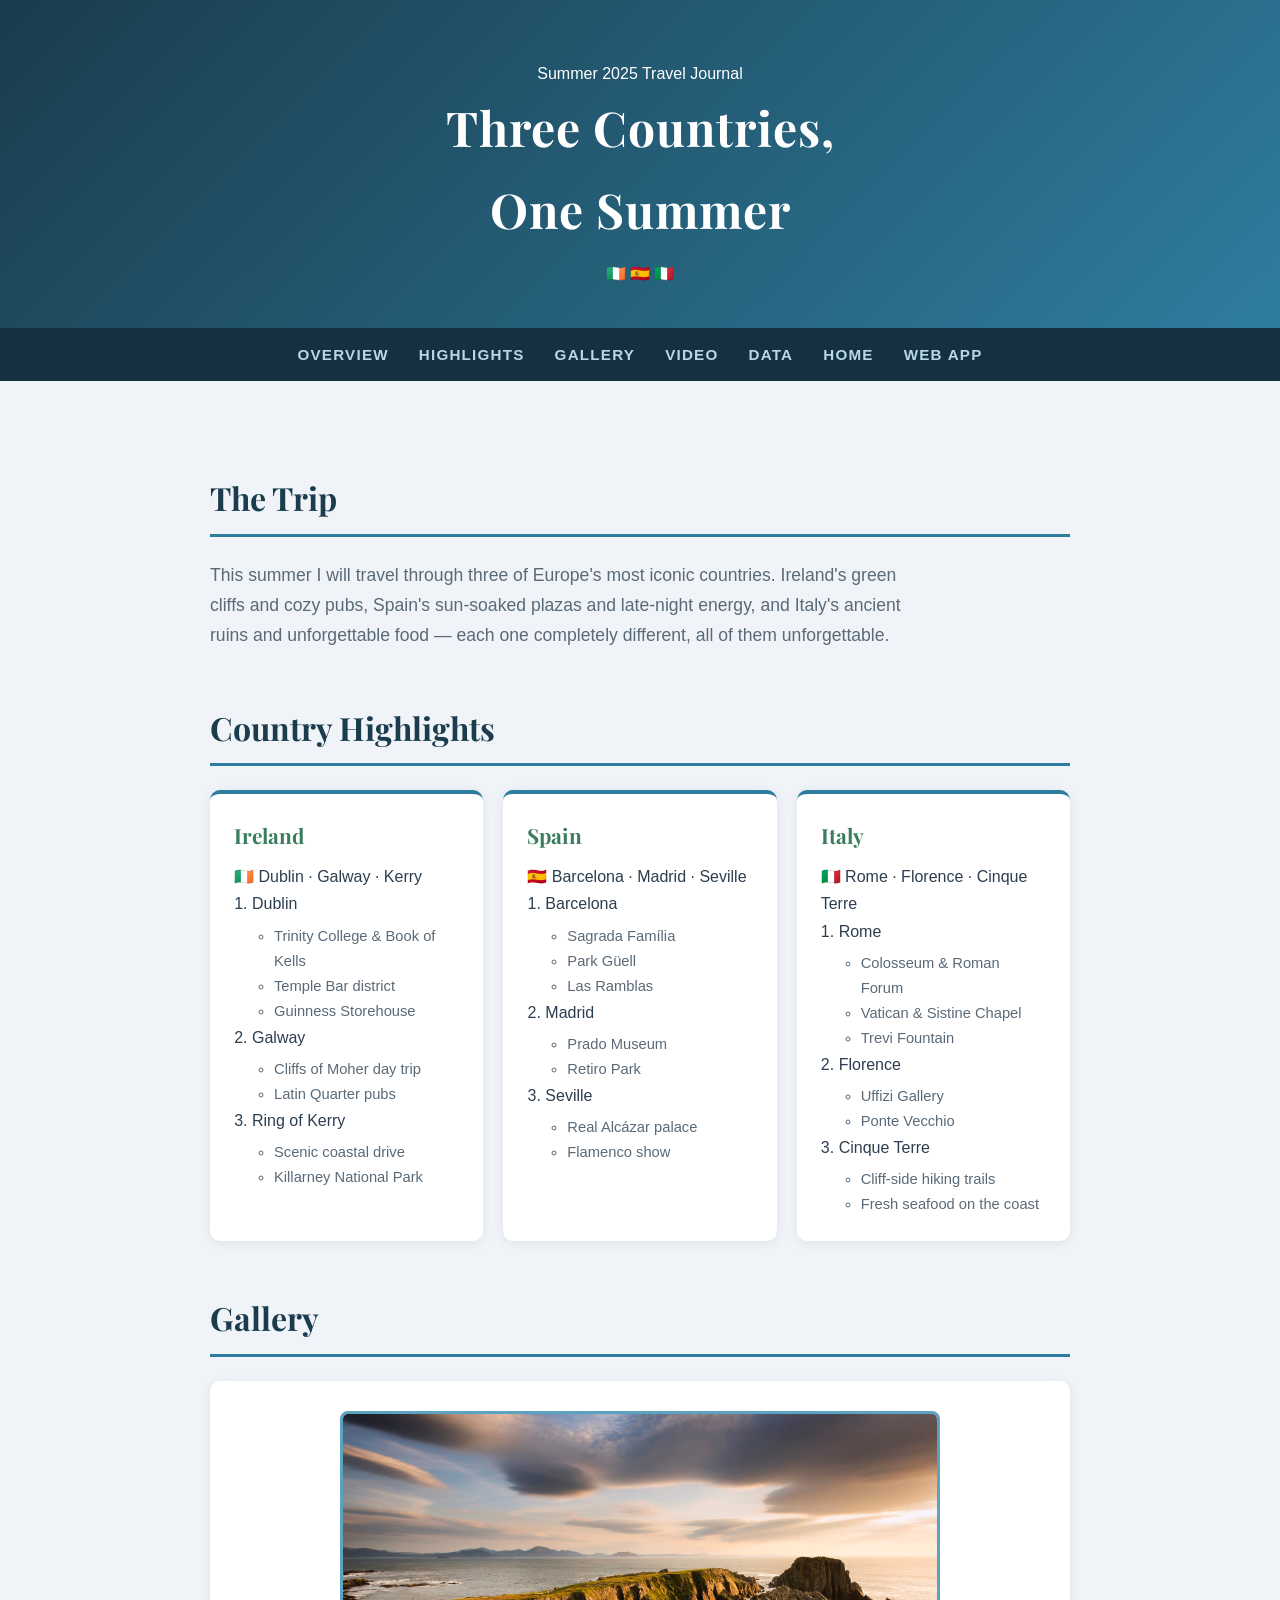
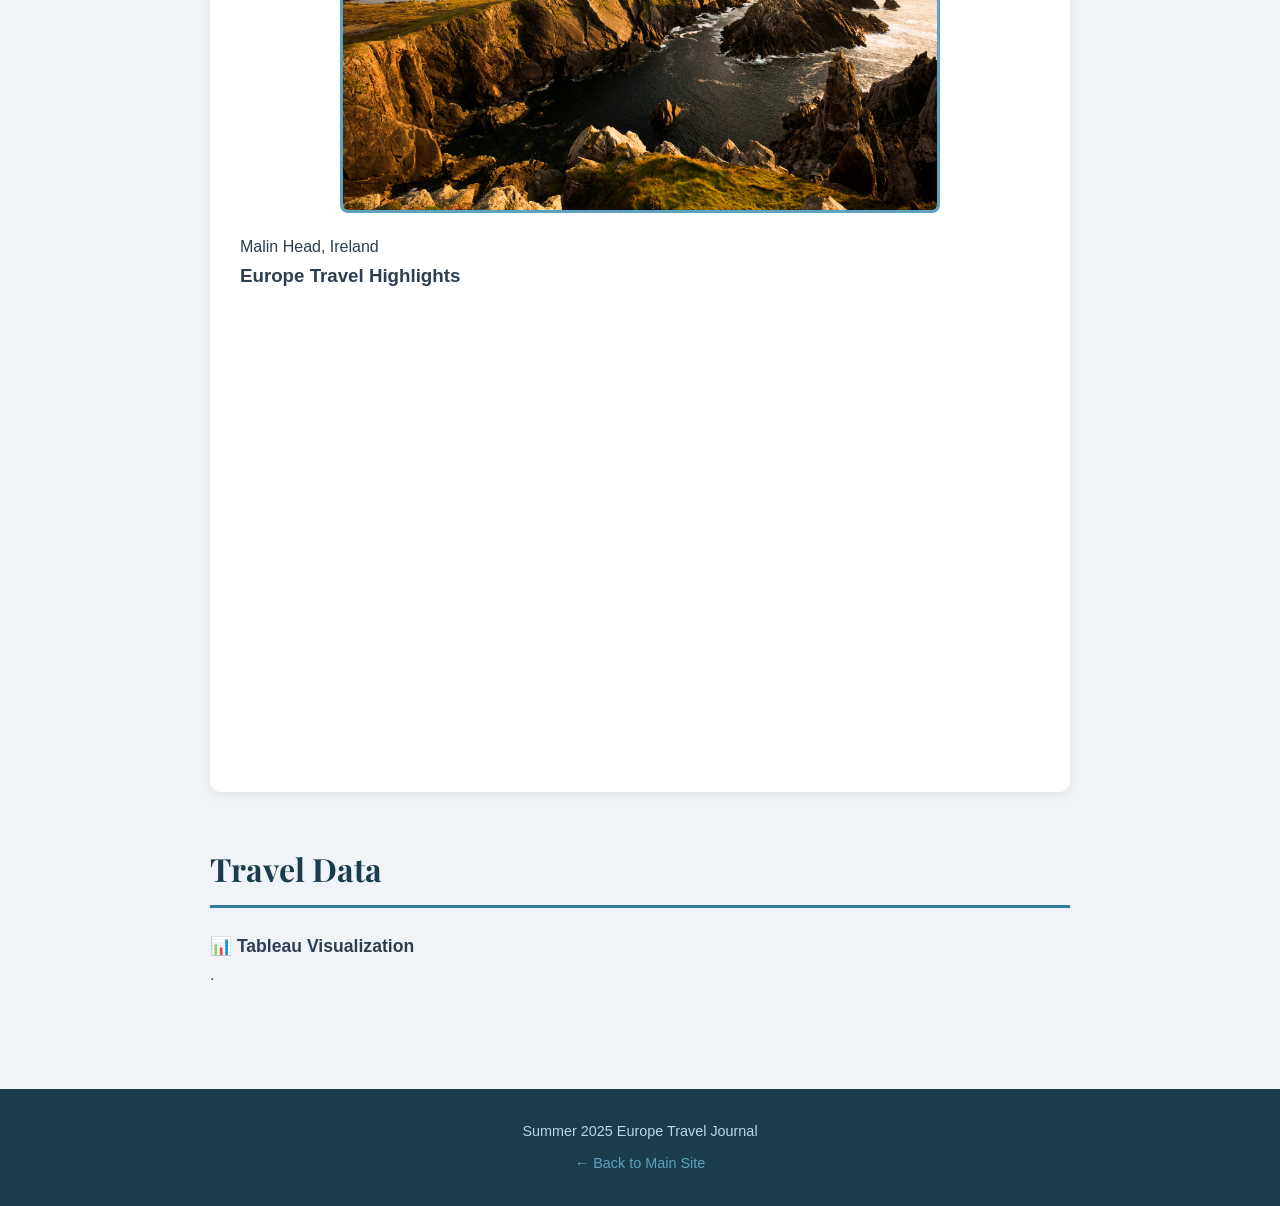
<file: Scratch.html>
<!DOCTYPE html>
<html lang="en">

<head>
  <meta charset="UTF-8" />
  <meta name="viewport" content="width=device-width, initial-scale=1.0" />
  <title>Summer in Europe | Ireland, Spain & Italy</title>
  <link href="https://fonts.googleapis.com/css2?family=Playfair+Display:ital,wght@0,400;0,700;1,400&family=Source+Sans+3:wght@400;600&display=swap" rel="stylesheet" />
    <link rel="stylesheet" href="css/Mystyles.css">
</head>

<body>

  <!-- ═══════════════ HEADER ═══════════════ -->
  <header>
    <p class="eyebrow">Summer 2025 Travel Journal</p>
    <h1>Three Countries,<br>One Summer</h1>
    <p class="flags">🇮🇪 🇪🇸 🇮🇹</p>
  </header>

  <!-- ═══════════════ NAV BAR ═══════════════ -->
  <!-- These are on-page anchors — clicking jumps to that section on the same page -->
  <nav>
    <a href="#overview">Overview</a>
    <a href="#highlights">Highlights</a>
    <a href="#gallery">Gallery</a>
    <a href="#video">Video</a>
    <a href="#data">Data</a>
    <!-- Update these to match your actual file names -->
    <a href="index.html">Home</a>
    <a href="webapp.html">Web App</a>
  </nav>

  <!-- ═══════════════ DIV 1: MAIN WRAPPER ═══════════════ -->
  <div class="main-wrapper">

    <!-- SECTION: OVERVIEW — id= is the anchor the nav link jumps to -->
    <section id="overview">
      <h2 class="section-title">The Trip</h2>
      <div class="section-rule"></div>
      <p class="intro">
        This summer I will travel through three of Europe's most iconic countries.
        Ireland's green cliffs and cozy pubs, Spain's sun-soaked plazas and late-night energy,
        and Italy's ancient ruins and unforgettable food — each one completely different,
        all of them unforgettable.
      </p>
    </section>

    <!-- SECTION: HIGHLIGHTS -->
    <section id="highlights">
      <h2 class="section-title">Country Highlights</h2>
      <div class="section-rule"></div>

      <!-- DIV 2: flex row — cards sit side by side on wide screens, stack on mobile -->
      <div class="country-cards">

        <!-- IRELAND -->
        <div class="country-card">
          <h3>Ireland</h3>
          <span class="flag-label">🇮🇪 Dublin · Galway · Kerry</span>
          <!--
            ASSIGNMENT REQUIREMENT: Ordered list with unordered list nested inside.
            Ordered = numbered (ol). Unordered = bullets (ul). One is inside the other.
          -->
          <ol>
            <li>Dublin
              <ul>
                <li>Trinity College &amp; Book of Kells</li>
                <li>Temple Bar district</li>
                <li>Guinness Storehouse</li>
              </ul>
            </li>
            <li>Galway
              <ul>
                <li>Cliffs of Moher day trip</li>
                <li>Latin Quarter pubs</li>
              </ul>
            </li>
            <li>Ring of Kerry
              <ul>
                <li>Scenic coastal drive</li>
                <li>Killarney National Park</li>
              </ul>
            </li>
          </ol>
        </div>

        <!-- SPAIN -->
        <div class="country-card">
          <h3>Spain</h3>
          <span class="flag-label">🇪🇸 Barcelona · Madrid · Seville</span>
          <ol>
            <li>Barcelona
              <ul>
                <li>Sagrada Família</li>
                <li>Park Güell</li>
                <li>Las Ramblas</li>
              </ul>
            </li>
            <li>Madrid
              <ul>
                <li>Prado Museum</li>
                <li>Retiro Park</li>
              </ul>
            </li>
            <li>Seville
              <ul>
                <li>Real Alcázar palace</li>
                <li>Flamenco show</li>
              </ul>
            </li>
          </ol>
        </div>

        <!-- ITALY -->
        <div class="country-card">
          <h3>Italy</h3>
          <span class="flag-label">🇮🇹 Rome · Florence · Cinque Terre</span>
          <ol>
            <li>Rome
              <ul>
                <li>Colosseum &amp; Roman Forum</li>
                <li>Vatican &amp; Sistine Chapel</li>
                <li>Trevi Fountain</li>
              </ul>
            </li>
            <li>Florence
              <ul>
                <li>Uffizi Gallery</li>
                <li>Ponte Vecchio</li>
              </ul>
            </li>
            <li>Cinque Terre
              <ul>
                <li>Cliff-side hiking trails</li>
                <li>Fresh seafood on the coast</li>
              </ul>
            </li>
          </ol>
        </div>

      </div><!-- end .country-cards -->
    </section>

    <!-- SECTION: GALLERY -->
    <section id="gallery">
      <h2 class="section-title">Gallery</h2>
      <div class="section-rule"></div>

      <!-- DIV 3: media section — image and video grouped together -->
      <div class="media-section">

        <!--
          REQUIREMENT: Image not from Bootstrap theme.
          TO SWAP: save your own photo in the same folder, then change src="yourphoto.jpg"
        -->
        <img src="assets/img/Malin Head.jpg" alt="Malin Head">
        <p class="img">Malin Head, Ireland</p>

        <div class="media-inner">
          <!--
            id="video" = on-page anchor for the nav link above
          -->
          <h3 id="video">Europe Travel Highlights</h3>

          <!--
            REQUIREMENT: Embedded YouTube video.
            HOW: Find any YouTube video → copy the ID from the URL after "?v="
            Replace "sLuNNPiKMdU" below with that ID.
            Note: won't load locally — works after uploading to GitHub.
          -->
          <div class="video-wrapper">
            <iframe
              src="https://www.youtube.com/embed/VRdhhUSC5A4"
              title="Europe Travel Highlights"
              allowfullscreen>
            </iframe>
          </div>
        </div>
      </div><!-- end .media-section -->
    </section>

    <!-- SECTION: TABLEAU -->
    <section id="data">
      <h2 class="section-title">Travel Data</h2>
      <div class="section-rule"></div>

      

      <!--
        TABLEAU PLACEHOLDER — replace this div's contents with your Tableau embed code.
        On Tableau Public: open any viz → Share → Embed Code → paste the <script> tag here.
      -->
      <div class="tableau-box">
        <strong style="font-size:1.1rem; display:block;">📊 Tableau Visualization</strong>
        <div class='tableauPlaceholder' id='viz1776488071025' style='position: relative'><noscript><a href='#'><img alt='Blog Post Dashboard ' src='https:&#47;&#47;public.tableau.com&#47;static&#47;images&#47;Bl&#47;BlogPost-Travel&#47;BlogPostDashboard&#47;1_rss.png' style='border: none' /></a></noscript><object class='tableauViz'  style='display:none;'><param name='host_url' value='https%3A%2F%2Fpublic.tableau.com%2F' /> <param name='embed_code_version' value='3' /> <param name='site_root' value='' /><param name='name' value='BlogPost-Travel&#47;BlogPostDashboard' /><param name='tabs' value='no' /><param name='toolbar' value='no' /><param name='static_image' value='https:&#47;&#47;public.tableau.com&#47;static&#47;images&#47;Bl&#47;BlogPost-Travel&#47;BlogPostDashboard&#47;1.png' /> <param name='animate_transition' value='yes' /><param name='display_static_image' value='yes' /><param name='display_spinner' value='yes' /><param name='display_overlay' value='yes' /><param name='display_count' value='yes' /><param name='language' value='en-US' /></object></div>                <script type='text/javascript'>                    var divElement = document.getElementById('viz1776488071025');                    var vizElement = divElement.getElementsByTagName('object')[0];                    if ( divElement.offsetWidth > 800 ) { vizElement.style.width='1000px';vizElement.style.height='800px';} else if ( divElement.offsetWidth > 500 ) { vizElement.style.width='100%';vizElement.style.height=(divElement.offsetWidth*0.75)+'px';} else { vizElement.style.width='100%';vizElement.style.height='1400px';}                     var scriptElement = document.createElement('script');                    scriptElement.src = 'https://public.tableau.com/javascripts/api/viz_v1.js';                    vizElement.parentNode.insertBefore(scriptElement, vizElement);                </script>.
      </div>
    </section>

  </div><!-- end .main-wrapper -->

  <!-- ═══════════════ FOOTER ═══════════════ -->
  <footer>
    <p>Summer 2025 Europe Travel Journal</p>
    <p style="margin-top: 8px;"><a href="index.html">← Back to Main Site</a></p>
  </footer>

</body>
</html>
</file>
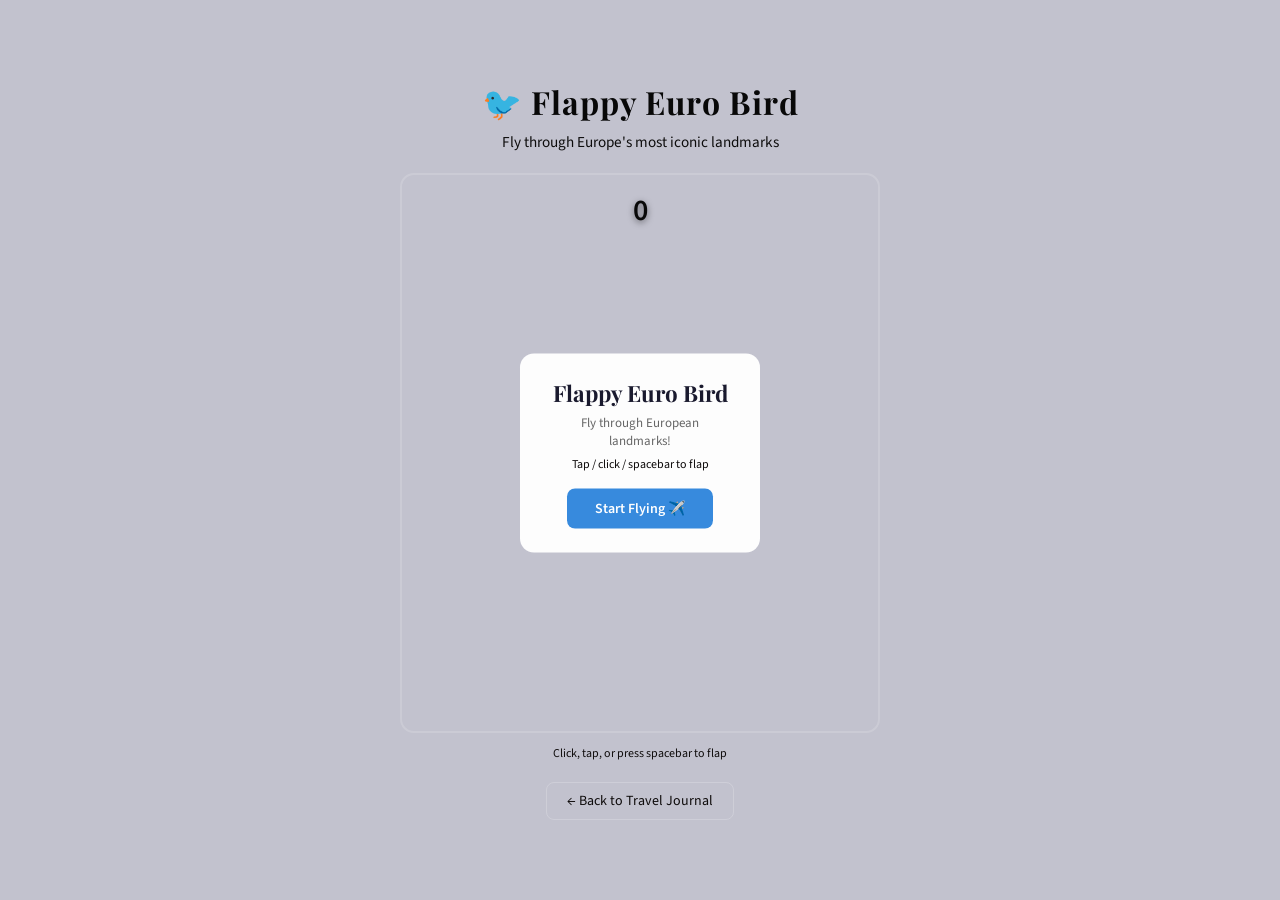
<file: webapp.html>
<!DOCTYPE html>
<html lang="en">
<head>
  <meta charset="UTF-8" />
  <meta name="viewport" content="width=device-width, initial-scale=1.0" />
  <title>Flappy Euro Bird</title>
  <link href="https://fonts.googleapis.com/css2?family=Playfair+Display:ital,wght@0,400;0,700;1,400&family=Source+Sans+3:wght@400;600&display=swap" rel="stylesheet" />
  <style>
    * { margin: 0; padding: 0; box-sizing: border-box; }

    body {
      background: #c2c2ce;
      font-family: 'Source Sans 3', sans-serif;
      display: flex;
      flex-direction: column;
      align-items: center;
      justify-content: center;
      min-height: 100vh;
      color: rgb(8, 8, 8);
    }

    h1 {
      font-family: 'Playfair Display', serif;
      font-size: 2rem;
      margin-bottom: 8px;
      letter-spacing: 1px;
    }

    .subtitle {
      font-size: 0.95rem;
      color: #0d0c0c;
      margin-bottom: 20px;
    }

    #gameContainer {
      position: relative;
      width: 480px;
      max-width: 95vw;
      user-select: none;
    }

    #gameCanvas {
      display: block;
      width: 100%;
      border-radius: 14px;
      border: 2px solid rgba(255,255,255,0.15);
      cursor: pointer;
    }

    #ui {
      position: absolute;
      top: 0; left: 0;
      width: 100%; height: 100%;
      pointer-events: none;
      border-radius: 14px;
      overflow: hidden;
    }

    #score {
      position: absolute;
      top: 16px;
      left: 50%;
      transform: translateX(-50%);
      font-size: 30px;
      font-weight: 600;
      color: rgb(9, 9, 9);
      text-shadow: 0 2px 6px rgba(0,0,0,0.5);
      font-family: 'Source Sans 3', sans-serif;
    }

    #message {
      position: absolute;
      top: 50%; left: 50%;
      transform: translate(-50%, -50%);
      background: rgba(255,255,255,0.96);
      border-radius: 14px;
      padding: 24px 32px;
      text-align: center;
      min-width: 230px;
      color: #1a1a2e;
    }

    #message h2 {
      font-family: 'Playfair Display', serif;
      font-size: 1.4rem;
      margin-bottom: 6px;
    }

    #message p {
      font-size: 13px;
      color: #666;
      margin-bottom: 6px;
    }

    #message button {
      background: #378ADD;
      color: white;
      border: none;
      border-radius: 8px;
      padding: 10px 28px;
      font-size: 14px;
      font-weight: 600;
      cursor: pointer;
      margin-top: 10px;
      pointer-events: all;
      font-family: 'Source Sans 3', sans-serif;
      transition: background 0.2s;
    }

    #message button:hover { background: #185FA5; }

    .nav-link {
      margin-top: 20px;
      font-size: 14px;
      color: #0e0b0b;
      text-decoration: none;
      border: 1px solid rgba(255,255,255,0.2);
      padding: 8px 20px;
      border-radius: 8px;
      transition: all 0.2s;
    }

    .nav-link:hover {
      color: rgb(11, 8, 8);
      border-color: rgba(255,255,255,0.5);
    }

    .instructions {
      margin-top: 12px;
      font-size: 12px;
      color: #100d0d;
    }
  </style>
</head>
<body>

  <h1>🐦 Flappy Euro Bird</h1>
  <p class="subtitle">Fly through Europe's most iconic landmarks</p>

  <div id="gameContainer">
    <canvas id="gameCanvas" width="480" height="560"></canvas>
    <div id="ui">
      <div id="score">0</div>
      <div id="message">
        <h2>Flappy Euro Bird</h2>
        <p>Fly through European landmarks!</p>
        <p style="font-size:12px;color:#0e0b0b;">Tap / click / spacebar to flap</p>
        <button id="startBtn">Start Flying ✈️</button>
      </div>
    </div>
  </div>

  <p class="instructions">Click, tap, or press spacebar to flap</p>
  <a class="nav-link" href="Scratch.html">← Back to Travel Journal</a>

  <script>
    const canvas = document.getElementById('gameCanvas');
    const ctx = canvas.getContext('2d');
    const W = 480, H = 560;

    const GRAVITY = 0.45;
    const FLAP = -8.5;
    const PIPE_W = 64;
    const PIPE_GAP = 155;
    const PIPE_SPEED = 2.8;
    const PIPE_INTERVAL = 1700;

    const LANDMARKS = [
      { name: 'Eiffel Tower',     flag: '🇫🇷', color: '#534AB7' },
      { name: 'Big Ben',          flag: '🇬🇧', color: '#0F6E56' },
      { name: 'Colosseum',        flag: '🇮🇹', color: '#993C1D' },
      { name: 'Sagrada Familia',  flag: '🇪🇸', color: '#854F0B' },
      { name: 'Cliffs of Moher', flag: '🇮🇪', color: '#3B6D11' },
    ];

    const SKY_COLORS = ['#87CEEB', '#FFB347', '#B0C4DE', '#98D8C8', '#DDA0DD'];

    let bird, pipes, score, bestScore, gameState, lastPipeTime, animFrame, bgX, cloudX, ts0;
    bestScore = 0;

    function initBird() {
      bird = { x: 100, y: H / 2, vy: 0, angle: 0, wingPhase: 0 };
    }

    function resetGame() {
      initBird();
      pipes = [];
      score = 0;
      lastPipeTime = 0;
      bgX = 0; cloudX = 0;
      ts0 = null;
      gameState = 'playing';
      document.getElementById('message').style.display = 'none';
      document.getElementById('score').textContent = '0';
    }

    function getLandmark() {
      return LANDMARKS[Math.floor(Math.random() * LANDMARKS.length)];
    }

    function addPipe(ts) {
      if (ts - lastPipeTime < PIPE_INTERVAL) return;
      lastPipeTime = ts;
      const topH = 60 + Math.random() * (H - PIPE_GAP - 120);
      pipes.push({ x: W + 10, topH, scored: false, landmark: getLandmark() });
    }

    function flap() {
      if (gameState === 'playing') bird.vy = FLAP;
    }

    function drawSky(sky) {
      const grad = ctx.createLinearGradient(0, 0, 0, H);
      grad.addColorStop(0, sky);
      grad.addColorStop(1, '#fff9e6');
      ctx.fillStyle = grad;
      ctx.fillRect(0, 0, W, H);
    }

    function drawCloud(x, y, r) {
      ctx.fillStyle = 'rgba(255,255,255,0.85)';
      ctx.beginPath(); ctx.arc(x, y, r, 0, Math.PI * 2); ctx.fill();
      ctx.beginPath(); ctx.arc(x + r * 0.8, y + 4, r * 0.7, 0, Math.PI * 2); ctx.fill();
      ctx.beginPath(); ctx.arc(x - r * 0.7, y + 5, r * 0.6, 0, Math.PI * 2); ctx.fill();
    }

    function drawGround() {
      ctx.fillStyle = '#5a9e47';
      ctx.fillRect(0, H - 30, W, 30);
      ctx.fillStyle = '#3d7a30';
      ctx.fillRect(0, H - 30, W, 6);
      ctx.fillStyle = '#7bc96f';
      for (let i = 0; i < W; i += 40) {
        ctx.fillRect((i + bgX * 0.5) % W, H - 30, 18, 6);
      }
    }

    function shadeColor(hex, amt) {
      const num = parseInt(hex.replace('#',''), 16);
      const r = Math.min(255, Math.max(0, (num >> 16) + amt));
      const g = Math.min(255, Math.max(0, ((num >> 8) & 0xff) + amt));
      const b = Math.min(255, Math.max(0, (num & 0xff) + amt));
      return `rgb(${r},${g},${b})`;
    }

    function drawPipe(p) {
      const col = p.landmark.color;
      ctx.fillStyle = col;
      ctx.beginPath();
      ctx.roundRect(p.x, 0, PIPE_W, p.topH - 10, [0, 0, 6, 6]);
      ctx.fill();
      ctx.fillStyle = shadeColor(col, -20);
      ctx.fillRect(p.x - 4, p.topH - 30, PIPE_W + 8, 24);

      ctx.fillStyle = col;
      ctx.beginPath();
      ctx.roundRect(p.x, p.topH + PIPE_GAP + 10, PIPE_W, H - p.topH - PIPE_GAP - 10 - 30, [6, 6, 0, 0]);
      ctx.fill();
      ctx.fillStyle = shadeColor(col, -20);
      ctx.fillRect(p.x - 4, p.topH + PIPE_GAP + 10, PIPE_W + 8, 24);

      ctx.font = '22px serif';
      ctx.textAlign = 'center';
      ctx.fillText(p.landmark.flag, p.x + PIPE_W / 2, p.topH - 38);
    }

    function drawBird(b) {
      ctx.save();
      ctx.translate(b.x, b.y);
      ctx.rotate(Math.max(-0.5, Math.min(1.2, b.angle)));
      const wing = Math.sin(b.wingPhase) * 8;
      ctx.fillStyle = '#FFD700';
      ctx.beginPath(); ctx.ellipse(0, 0, 18, 13, 0, 0, Math.PI * 2); ctx.fill();
      ctx.fillStyle = '#FFA500';
      ctx.beginPath(); ctx.ellipse(-6, wing, 12, 6, -0.3, 0, Math.PI * 2); ctx.fill();
      ctx.fillStyle = '#FF6600';
      ctx.beginPath();
      ctx.moveTo(16, -2); ctx.lineTo(26, 0); ctx.lineTo(16, 4);
      ctx.closePath(); ctx.fill();
      ctx.fillStyle = 'white';
      ctx.beginPath(); ctx.arc(5, -4, 5, 0, Math.PI * 2); ctx.fill();
      ctx.fillStyle = '#222';
      ctx.beginPath(); ctx.arc(7, -4, 2.5, 0, Math.PI * 2); ctx.fill();
      ctx.fillStyle = 'white';
      ctx.beginPath(); ctx.arc(8, -5, 1, 0, Math.PI * 2); ctx.fill();
      ctx.restore();
    }

    function checkCollision(b, pipes) {
      if (b.y + 13 >= H - 30 || b.y - 13 <= 0) return true;
      for (const p of pipes) {
        if (b.x + 14 > p.x && b.x - 14 < p.x + PIPE_W) {
          if (b.y - 12 < p.topH || b.y + 12 > p.topH + PIPE_GAP) return true;
        }
      }
      return false;
    }

    function showEnd() {
      gameState = 'dead';
      if (score > bestScore) bestScore = score;
      const msg = document.getElementById('message');
      msg.innerHTML = `
        <h2>Crash landing!</h2>
        <p>Score: <strong>${score}</strong> &nbsp;|&nbsp; Best: <strong>${bestScore}</strong></p>
        <button id="startBtn">Try Again ✈️</button>
      `;
      msg.style.display = 'block';
      document.getElementById('startBtn').onclick = startGame;
    }

    function loop(ts) {
      if (!ts0) ts0 = ts;
      ts0 = ts;
      ctx.clearRect(0, 0, W, H);

      const skyIdx = Math.floor(score / 5) % SKY_COLORS.length;
      drawSky(SKY_COLORS[skyIdx]);

      cloudX -= 0.4;
      drawCloud(((200 + cloudX) % (W + 100)) - 50, 80, 30);
      drawCloud(((380 + cloudX * 0.6) % (W + 100)) - 50, 130, 22);
      drawCloud(((80 + cloudX * 0.8) % (W + 100)) - 50, 55, 18);

      bgX += PIPE_SPEED;
      addPipe(ts);
      for (const p of pipes) p.x -= PIPE_SPEED;
      pipes = pipes.filter(p => p.x > -PIPE_W - 10);
      for (const p of pipes) {
        drawPipe(p);
        if (!p.scored && p.x + PIPE_W < bird.x) {
          p.scored = true;
          score++;
          document.getElementById('score').textContent = score;
        }
      }

      bird.vy += GRAVITY;
      bird.y += bird.vy;
      bird.angle = bird.vy * 0.07;
      bird.wingPhase += 0.25;

      drawGround();
      drawBird(bird);

      if (checkCollision(bird, pipes)) { showEnd(); return; }
      animFrame = requestAnimationFrame(loop);
    }

    function startGame() {
      if (animFrame) cancelAnimationFrame(animFrame);
      resetGame();
      animFrame = requestAnimationFrame(loop);
    }

    document.getElementById('startBtn').onclick = startGame;

    document.getElementById('gameContainer').addEventListener('click', (e) => {
      if (e.target.tagName !== 'BUTTON') flap();
    });

    document.addEventListener('keydown', (e) => {
      if (e.code === 'Space') { e.preventDefault(); flap(); }
    });
  </script>

</body>
</html>
</file>
<file: css/Mystyles.css>
/* =============================================
   style.css — Ireland, Spain & Italy Travel Page
   ============================================= */

/* --- CSS Variables (like a color palette you define once) --- */
:root {
  --color-bg: #f0f4f8;
  --color-header-bg: #1a3c4d;
  --color-accent: #2e7d9e;
  --color-accent-light: #5ba3c0;
  --color-green: #3a7d5e;
  --color-text: #2c3e50;
  --color-text-light: #5a6a78;
  --color-white: #ffffff;
  --color-card-bg: #ffffff;
  --font-display: 'Playfair Display', Georgia, serif;
  --font-body: 'Lato', 'Helvetica Neue', sans-serif;
}

/* --- Base Reset: remove default browser spacing/styling --- */
* {
  margin: 0;
  padding: 0;
  box-sizing: border-box;
}

/* Style 1: Body — font family + background color */
body {
  font-family: var(--font-body);
  background-color: var(--color-bg);
  color: var(--color-text);
  line-height: 1.7;
}

/* Style 2: Header — font color + font family for titles */
header {
  background-color: var(--color-header-bg);
  color: var(--color-white);
  text-align: center;
  padding: 60px 20px 40px;
  background-image: linear-gradient(135deg, #1a3c4d 0%, #2e7d9e 100%);
}

header h1 {
  font-family: var(--font-display);
  font-size: 3rem;
  letter-spacing: 1px;
  margin-bottom: 10px;
}

header p.subtitle {
  font-size: 1.1rem;
  color: #b8d8e8;
  font-style: italic;
}

/* Style 3: Navigation bar */
nav {
  background-color: #15303e;
  display: flex;
  justify-content: center;
  gap: 30px;
  padding: 14px 0;
  position: sticky;
  top: 0;
  z-index: 100;
}

nav a {
  color: #b8d8e8;
  text-decoration: none;
  font-size: 0.95rem;
  font-weight: 700;
  letter-spacing: 0.08em;
  text-transform: uppercase;
  transition: color 0.2s;
}

nav a:hover {
  color: var(--color-white);
}

/* --- DIV 1: Main content wrapper — centers and limits width --- */
div.main-wrapper {
  max-width: 900px;
  margin: 0 auto;
  padding: 40px 20px;
}

/* Style 4: Section headings — font color + font family */
h2.section-title {
  font-family: var(--font-display);
  font-size: 2rem;
  color: var(--color-header-bg);
  border-bottom: 3px solid var(--color-accent);
  padding-bottom: 8px;
  margin-bottom: 24px;
  margin-top: 50px;
}

/* Style 5: Intro paragraph text */
p.intro {
  font-size: 1.1rem;
  color: var(--color-text-light);
  margin-bottom: 20px;
  max-width: 700px;
}

/* --- DIV 2: Country cards row — side-by-side layout --- */
div.country-cards {
  display: flex;
  gap: 20px;
  flex-wrap: wrap;
  margin-bottom: 40px;
}

div.country-card {
  background-color: var(--color-card-bg);
  border-radius: 10px;
  padding: 24px;
  flex: 1;
  min-width: 220px;
  border-top: 4px solid var(--color-accent);
  box-shadow: 0 2px 12px rgba(0,0,0,0.07);
}

div.country-card h3 {
  font-family: var(--font-display);
  font-size: 1.3rem;
  color: var(--color-green);
  margin-bottom: 10px;
}

/* Style 6: Lists inside cards */
div.country-card ol {
  padding-left: 18px;
  color: var(--color-text);
}

div.country-card ul {
  padding-left: 22px;
  color: var(--color-text-light);
  font-size: 0.92rem;
  margin-top: 6px;
}

/* --- DIV 3: Media section (images + video) --- */
div.media-section {
  background-color: var(--color-card-bg);
  border-radius: 10px;
  padding: 30px;
  margin-bottom: 40px;
  box-shadow: 0 2px 12px rgba(0,0,0,0.07);
}

div.media-section img {
  width: 100%;
  max-width: 600px;
  border-radius: 8px;
  display: block;
  margin: 0 auto 20px;
  border: 3px solid var(--color-accent-light);
}

/* Style 7: Video embed wrapper — responsive */
div.video-wrapper {
  position: relative;
  padding-bottom: 56.25%; /* 16:9 ratio */
  height: 0;
  overflow: hidden;
  border-radius: 8px;
  margin-top: 20px;
}

div.video-wrapper iframe {
  position: absolute;
  top: 0;
  left: 0;
  width: 100%;
  height: 100%;
  border: none;
}

/* Tableau placeholder box */
div.tableau-placeholder {
  background-color: #e8f4f8;
  border: 2px dashed var(--color-accent);
  border-radius: 8px;
  padding: 50px 20px;
  text-align: center;
  color: var(--color-text-light);
  font-style: italic;
  margin-bottom: 40px;
}

/* Style 8: Footer */
footer {
  background-color: var(--color-header-bg);
  color: #b8d8e8;
  text-align: center;
  padding: 30px;
  font-size: 0.9rem;
  margin-top: 60px;
}

footer a {
  color: #5ba3c0;
  text-decoration: none;
}

footer a:hover {
  text-decoration: underline;
}

/* Anchor target offset so sticky nav doesn't cover the section */
section {
  scroll-margin-top: 60px;
}
</file>
